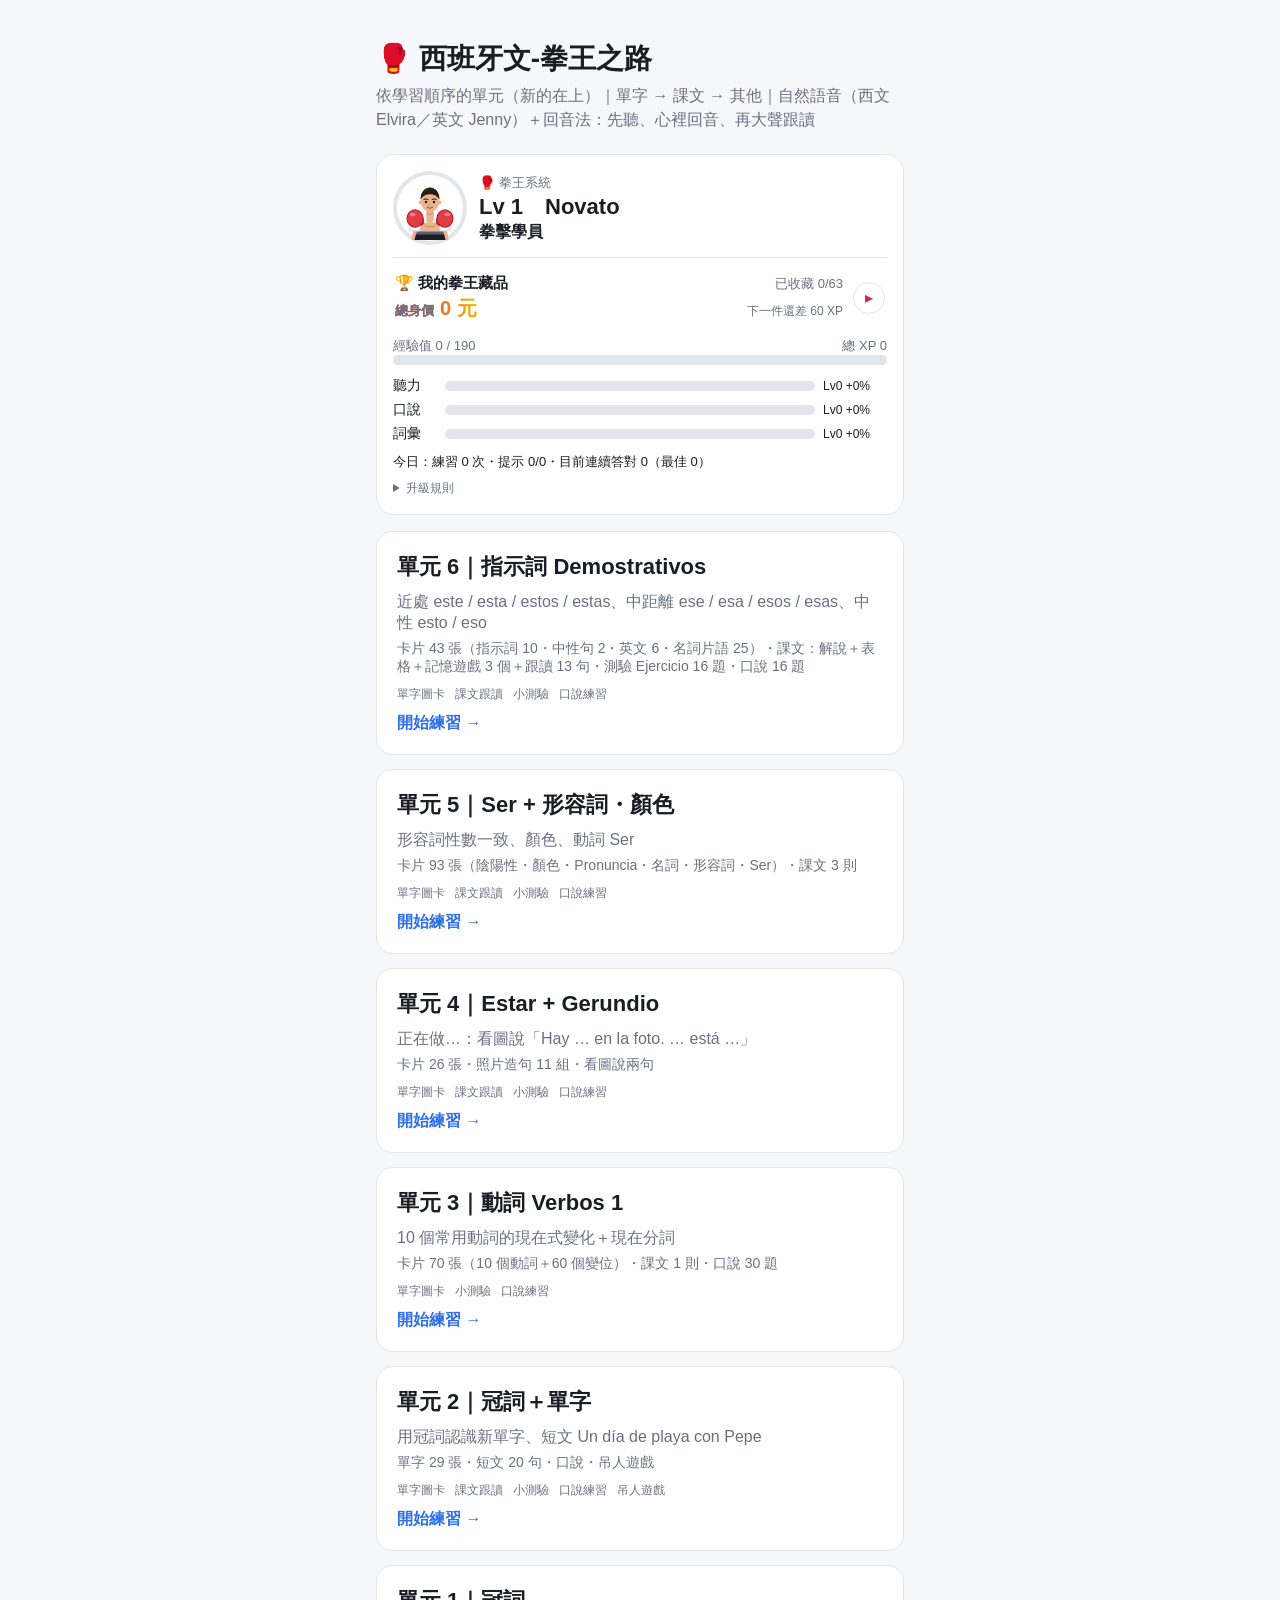
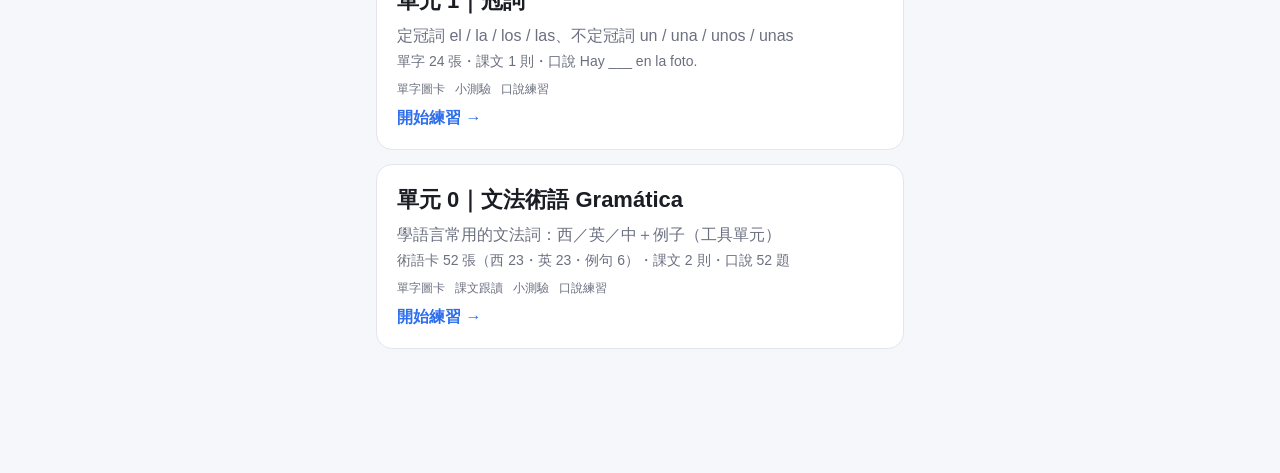
<file: index.html>
<!doctype html><html lang="zh-Hant"><head><meta charset="utf-8"><meta http-equiv="Cache-Control" content="no-cache"><meta name="viewport" content="width=device-width,initial-scale=1">
<title>西班牙文-拳王之路</title><link rel="icon" href="data:image/svg+xml,%3Csvg xmlns='http://www.w3.org/2000/svg' viewBox='0 0 100 100'%3E%3Ctext y='.9em' font-size='90'%3E🥊%3C/text%3E%3C/svg%3E"><style>
:root{--bg:#f6f7fb;--fg:#1b1d24;--mu:#6b7080;--cd:#fff;--ln:#e3e5ec;--ac:#2f6fed}
@media(prefers-color-scheme:dark){:root{--bg:#121318;--fg:#eceef4;--mu:#9aa0b0;--cd:#1d1f27;--ln:#2c2f3a;--ac:#6ea0ff}}
*{box-sizing:border-box}body{margin:0;background:var(--bg);color:var(--fg);font-family:-apple-system,"PingFang TC","Noto Sans TC",sans-serif;padding-bottom:70px}
.w{max-width:560px;margin:0 auto;padding:28px 16px 40px}h1{font-size:28px;margin:0 0 6px}.sub{color:var(--mu);font-size:16px;margin:0 0 22px;line-height:1.5}
a.card,.card{display:block;background:var(--cd);border:1px solid var(--ln);border-radius:16px;padding:20px;margin-bottom:14px;color:inherit;text-decoration:none;min-height:88px}
a.card:active{transform:scale(.98)}.t{display:flex;justify-content:space-between;align-items:center}.wk{font-size:22px;font-weight:800}.s{color:var(--mu);margin-top:10px;font-size:16px}.go{color:var(--ac);margin-top:10px;font-weight:600}
</style></head><body><div class="w"><h1 style="margin-top:12px">🥊 西班牙文-拳王之路</h1><p class="sub">依學習順序的單元（新的在上）｜單字 → 課文 → 其他｜自然語音（西文 Elvira／英文 Jenny）＋回音法：先聽、心裡回音、再大聲跟讀</p><div id="rpgc"></div><div id="list"></div></div>
<script>window.PAGEVER="6"</script><script src="rw.js?v=6"></script><script src="rpg.js?v=6"></script><script>RW.home(document.getElementById("list"));RPG.home(document.getElementById("rpgc"))</script></body></html>
</file>
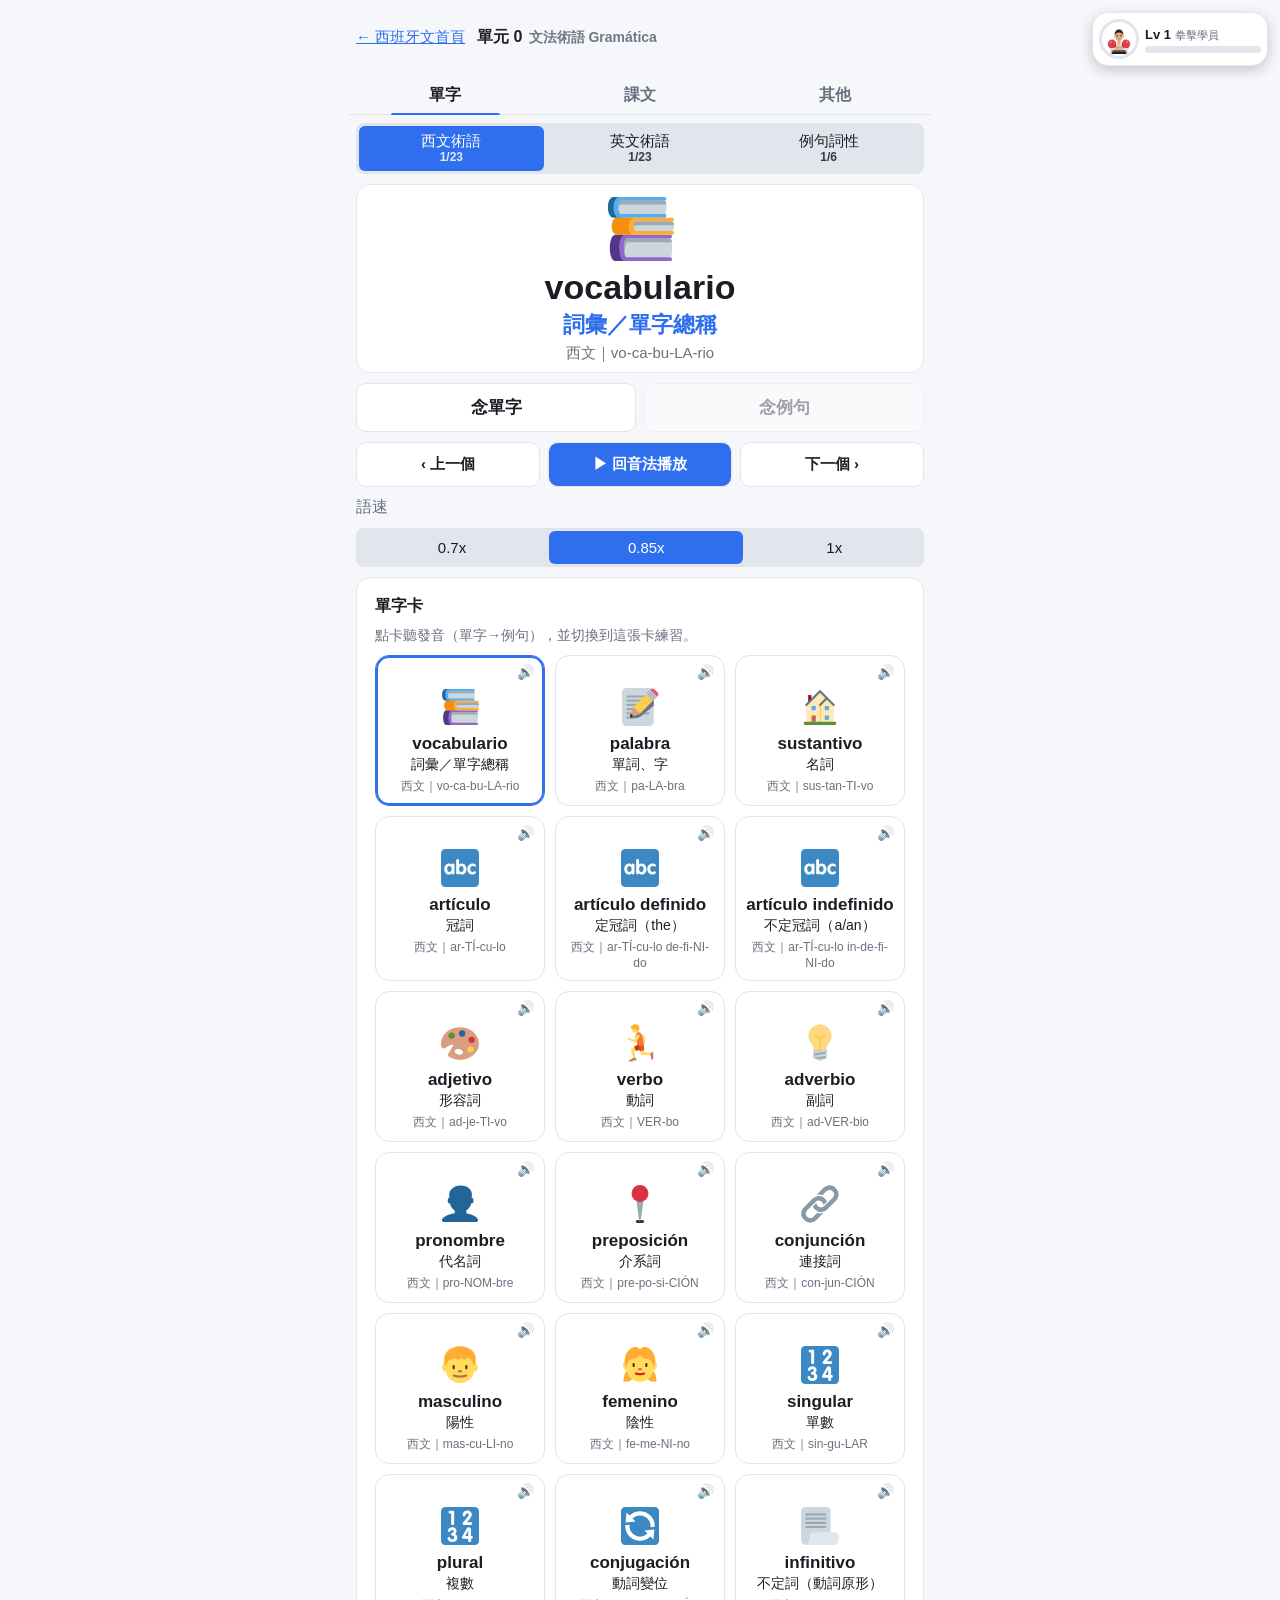
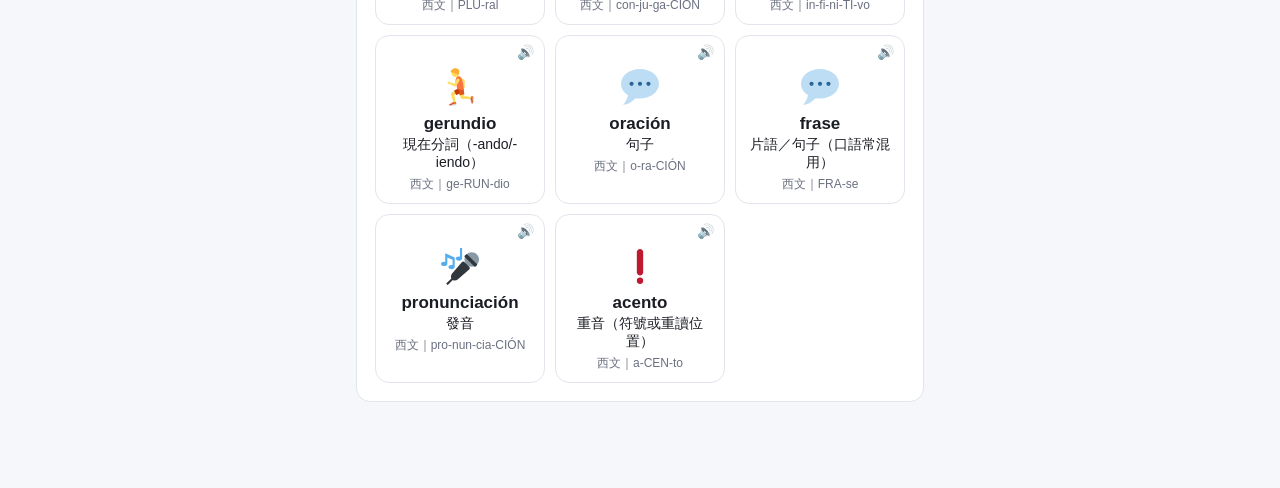
<file: week00.html>
<!doctype html><html lang="zh-Hant"><head><meta charset="utf-8"><meta http-equiv="Cache-Control" content="no-cache"><meta name="viewport" content="width=device-width,initial-scale=1"><title>單元 0｜文法術語 Gramática・西班牙文-拳王之路</title><link rel="icon" href="data:image/svg+xml,%3Csvg xmlns='http://www.w3.org/2000/svg' viewBox='0 0 100 100'%3E%3Ctext y='.9em' font-size='90'%3E🥊%3C/text%3E%3C/svg%3E"><link rel="stylesheet" href="style.css?v=6"></head><body><div class="w">
<header class="wk">
<div class="wk-top"><a class="nav" href="index.html">← 西班牙文首頁</a>
<h1>單元 0<span class="wk-date">文法術語 Gramática</span></h1></div>
<nav class="jump" id="jump" aria-label="本單元內容">
<div class="jump-bar">
<button type="button" class="on" data-sec="v">單字</button>
<button type="button" data-sec="t">課文</button>
<button type="button" data-sec="o">其他</button>
</div>
</nav>
</header>
<div id="nov" style="display:none;color:var(--bad);font-size:14px">⚠️ 這個瀏覽器不支援音訊播放，請改用 Chrome／Safari／Edge。</div>

<section id="sec-v" class="panel">
<div class="seg" id="grp"></div>
<div class="box c bc"><div class="ic" id="ic"></div><div class="big" id="w"></div><div style="font-size:22px;font-weight:700;color:var(--ac)" id="zh"></div><div class="mu" id="tag"></div><div id="en"></div><div id="ex"></div><div class="cue" id="cue"></div></div>
<div class="row" style="flex-wrap:nowrap"><button class="b" id="o1">念單字</button><button class="b" id="o2">念例句</button></div>
<div class="row"><button class="b" id="pv">‹ 上一個</button><button class="b p" id="pl">▶ 回音法播放</button><button class="b" id="nx">下一個 ›</button></div>
<div class="mu">語速</div><div class="seg" id="rate"></div>
<div class="box"><b>單字卡</b><div class="mu" style="font-size:14px">點卡聽發音（單字→例句），並切換到這張卡練習。</div><div class="ga" id="ga"></div></div>
</section>

<section id="sec-t" class="panel" hidden>
<div id="texts" style="display:flex;flex-direction:column;gap:14px"></div>
</section>

<section id="sec-o" class="panel" hidden>
<div class="box c"><b>小測驗：西 ↔ 中 ↔ 英・判斷詞類</b><div class="mu" id="sc"></div><div class="sen" id="qw"></div><div class="mu" id="qz"></div><div class="row" id="qo"></div><div id="qr" style="font-weight:700;font-size:18px"></div><button class="b p" id="qn" style="display:none">下一題 ›</button></div>
<div class="box c"><b>口說練習：術語與例句</b><div class="seg" id="dkseg"></div><div class="mu" id="dpos"></div><div class="mu" id="dlab"></div><div class="dic" id="dic"></div><div class="sen" id="dq" style="cursor:pointer"></div><div class="sen hl" id="da" style="visibility:hidden"></div><div class="mu" id="dnote" style="font-size:14px"></div><div class="mu" style="font-size:13px">先大聲說，再按「看答案＋聽」聽示範、跟讀。</div><div class="row"><button class="b p" id="dr">看答案＋聽</button><button class="b" id="dn">換一題 ›</button></div></div>
<div id="rw"></div>
<div class="ft">發音：西班牙文 Elvira（es-ES）、英文 Jenny（en-US），皆為預錄自然語音。圖示：Twemoji（CC-BY 4.0）；顏色用色塊。</div>
</section>
</div>
<script>window.PAGEVER="6"</script><script src="rw.js?v=6"></script><script src="rpg.js?v=6"></script><script src="week00-audio.js?v=6"></script><script src="speech.js?v=6"></script><script src="week00-data.js?v=6"></script><script src="week00-icons.js?v=6"></script><script src="unit.js?v=6"></script>
<script>
(function(){
  const nav=document.getElementById("jump");
  if(!nav)return;
  function show(id,scroll){
    ["v","t","o"].forEach(s=>{
      const el=document.getElementById("sec-"+s);
      if(el)el.hidden=s!==id;
    });
    nav.querySelectorAll("button").forEach(b=>b.classList.toggle("on",b.dataset.sec===id));
    try{TTS&&TTS.cancel&&TTS.cancel()}catch(e){}
    if(id==="v"&&typeof pickStart==="function")pickStart();
    if(scroll)window.scrollTo({top:0,behavior:"instant"});
  }
  nav.addEventListener("click",e=>{
    const b=e.target.closest("button[data-sec]");
    if(!b)return;
    history.replaceState(null,"","#"+b.dataset.sec);
    show(b.dataset.sec,true);
  });
  const init=(location.hash||"").replace("#","").replace("sec-","");
  if(["v","t","o"].includes(init))show(init,false);
})();
</script>
</body></html>
</file>
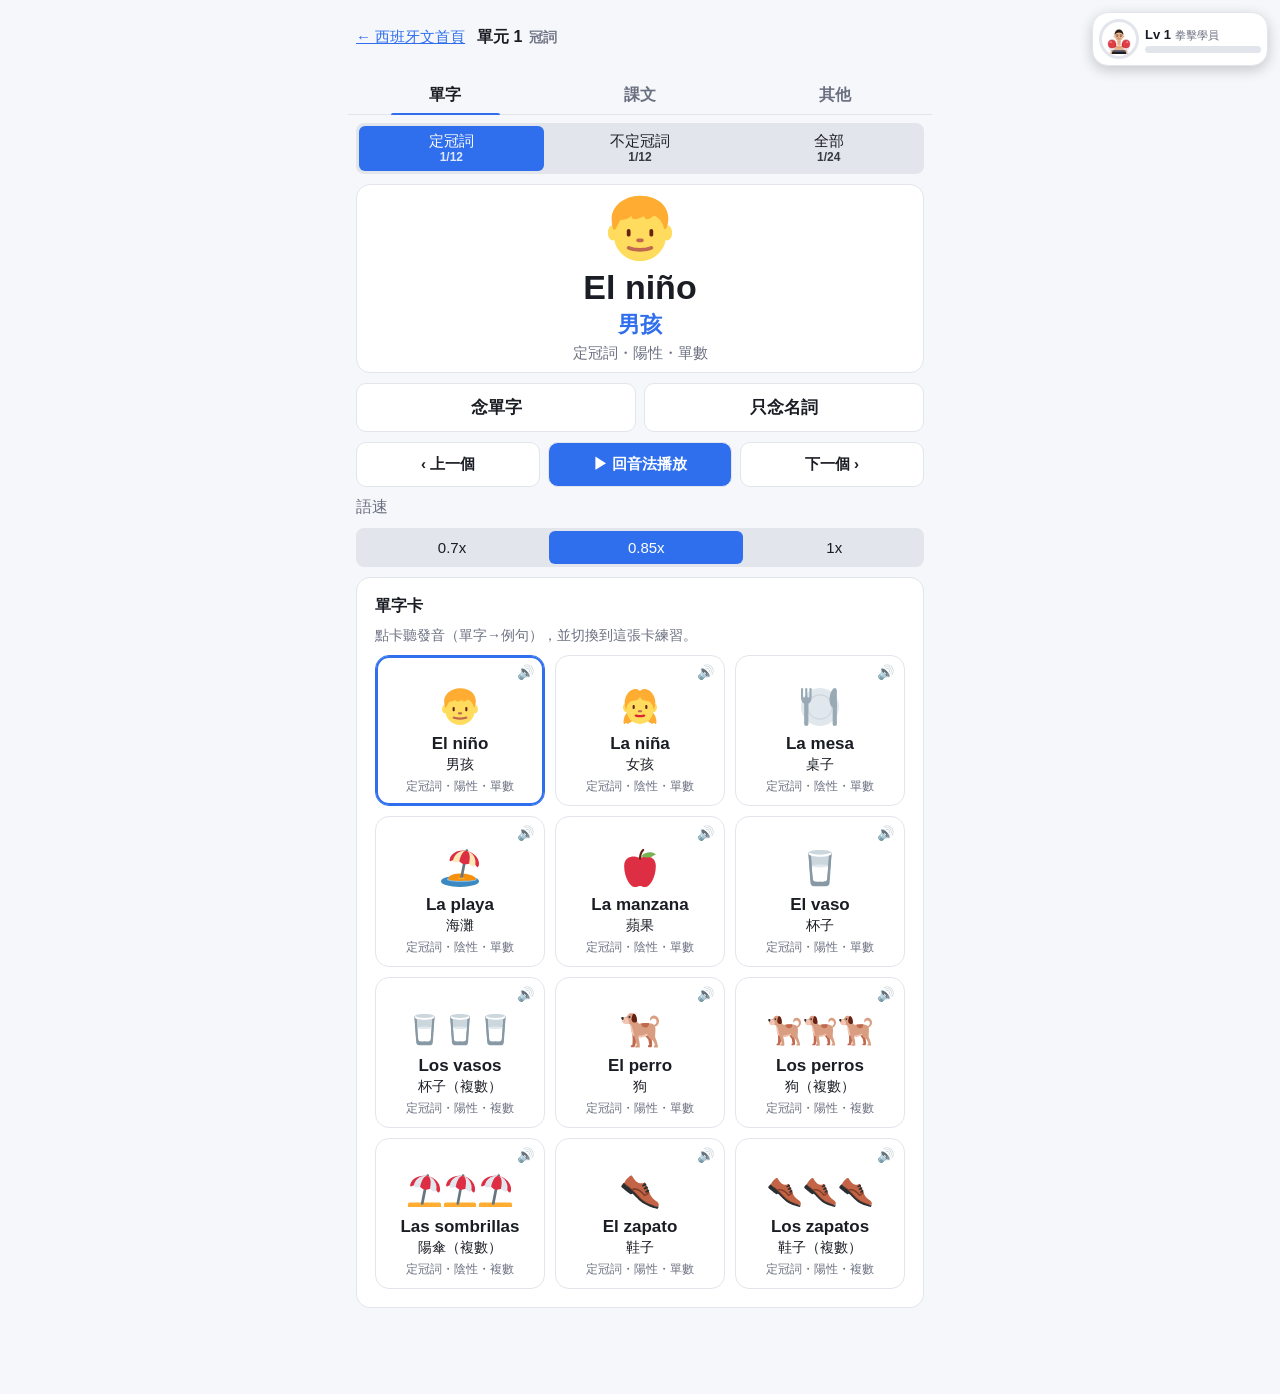
<file: week01.html>
<!doctype html><html lang="zh-Hant"><head><meta charset="utf-8"><meta http-equiv="Cache-Control" content="no-cache"><meta name="viewport" content="width=device-width,initial-scale=1"><title>單元 1｜冠詞・西班牙文-拳王之路</title><link rel="icon" href="data:image/svg+xml,%3Csvg xmlns='http://www.w3.org/2000/svg' viewBox='0 0 100 100'%3E%3Ctext y='.9em' font-size='90'%3E🥊%3C/text%3E%3C/svg%3E"><link rel="stylesheet" href="style.css?v=6"></head><body><div class="w">
<header class="wk">
<div class="wk-top"><a class="nav" href="index.html">← 西班牙文首頁</a>
<h1>單元 1<span class="wk-date">冠詞</span></h1></div>
<nav class="jump" id="jump" aria-label="本單元內容">
<div class="jump-bar">
<button type="button" class="on" data-sec="v">單字</button>
<button type="button" data-sec="t">課文</button>
<button type="button" data-sec="o">其他</button>
</div>
</nav>
</header>
<div id="nov" style="display:none;color:var(--bad);font-size:14px">⚠️ 這個瀏覽器不支援音訊播放，請改用 Chrome／Safari／Edge。</div>

<section id="sec-v" class="panel">
<div class="seg" id="grp"></div>
<div class="box c bc"><div class="ic" id="ic"></div><div class="big" id="w"></div><div style="font-size:22px;font-weight:700;color:var(--ac)" id="zh"></div><div class="mu" id="tag"></div><div id="en"></div><div id="ex"></div><div class="cue" id="cue"></div></div>
<div class="row" style="flex-wrap:nowrap"><button class="b" id="o1">念單字</button><button class="b" id="o2">念例句</button></div>
<div class="row"><button class="b" id="pv">‹ 上一個</button><button class="b p" id="pl">▶ 回音法播放</button><button class="b" id="nx">下一個 ›</button></div>
<div class="mu">語速</div><div class="seg" id="rate"></div>
<div class="box"><b>單字卡</b><div class="mu" style="font-size:14px">點卡聽發音（單字→例句），並切換到這張卡練習。</div><div class="ga" id="ga"></div></div>
</section>

<section id="sec-t" class="panel" hidden>
<div id="texts" style="display:flex;flex-direction:column;gap:14px"></div>
</section>

<section id="sec-o" class="panel" hidden>
<div class="box c"><b>小測驗：選出正確的冠詞・單字中文</b><div class="mu" id="sc"></div><div class="sen" id="qw"></div><div class="mu" id="qz"></div><div class="row" id="qo"></div><div id="qr" style="font-weight:700;font-size:18px"></div><button class="b p" id="qn" style="display:none">下一題 ›</button></div>
<div class="box c"><b>口說練習：Hay ________ en la foto.</b><div class="seg" id="dkseg"></div><div class="mu" id="dpos"></div><div class="mu" id="dlab"></div><div class="dic" id="dic"></div><div class="sen" id="dq" style="cursor:pointer"></div><div class="sen hl" id="da" style="visibility:hidden"></div><div class="mu" id="dnote" style="font-size:14px"></div><div class="mu" style="font-size:13px">先大聲說，再按「看答案＋聽」聽示範、跟讀。</div><div class="row"><button class="b p" id="dr">看答案＋聽</button><button class="b" id="dn">換一題 ›</button></div></div>
<div id="rw"></div>
<div class="ft">發音：西班牙文 Elvira（es-ES）、英文 Jenny（en-US），皆為預錄自然語音。圖示：Twemoji（CC-BY 4.0）；顏色用色塊。</div>
</section>
</div>
<script>window.PAGEVER="6"</script><script src="rw.js?v=6"></script><script src="rpg.js?v=6"></script><script src="week01-audio.js?v=6"></script><script src="speech.js?v=6"></script><script src="week01-data.js?v=6"></script><script src="week01-icons.js?v=6"></script><script src="unit.js?v=6"></script>
<script>
(function(){
  const nav=document.getElementById("jump");
  if(!nav)return;
  function show(id,scroll){
    ["v","t","o"].forEach(s=>{
      const el=document.getElementById("sec-"+s);
      if(el)el.hidden=s!==id;
    });
    nav.querySelectorAll("button").forEach(b=>b.classList.toggle("on",b.dataset.sec===id));
    try{TTS&&TTS.cancel&&TTS.cancel()}catch(e){}
    if(id==="v"&&typeof pickStart==="function")pickStart();
    if(scroll)window.scrollTo({top:0,behavior:"instant"});
  }
  nav.addEventListener("click",e=>{
    const b=e.target.closest("button[data-sec]");
    if(!b)return;
    history.replaceState(null,"","#"+b.dataset.sec);
    show(b.dataset.sec,true);
  });
  const init=(location.hash||"").replace("#","").replace("sec-","");
  if(["v","t","o"].includes(init))show(init,false);
})();
</script>
</body></html>
</file>
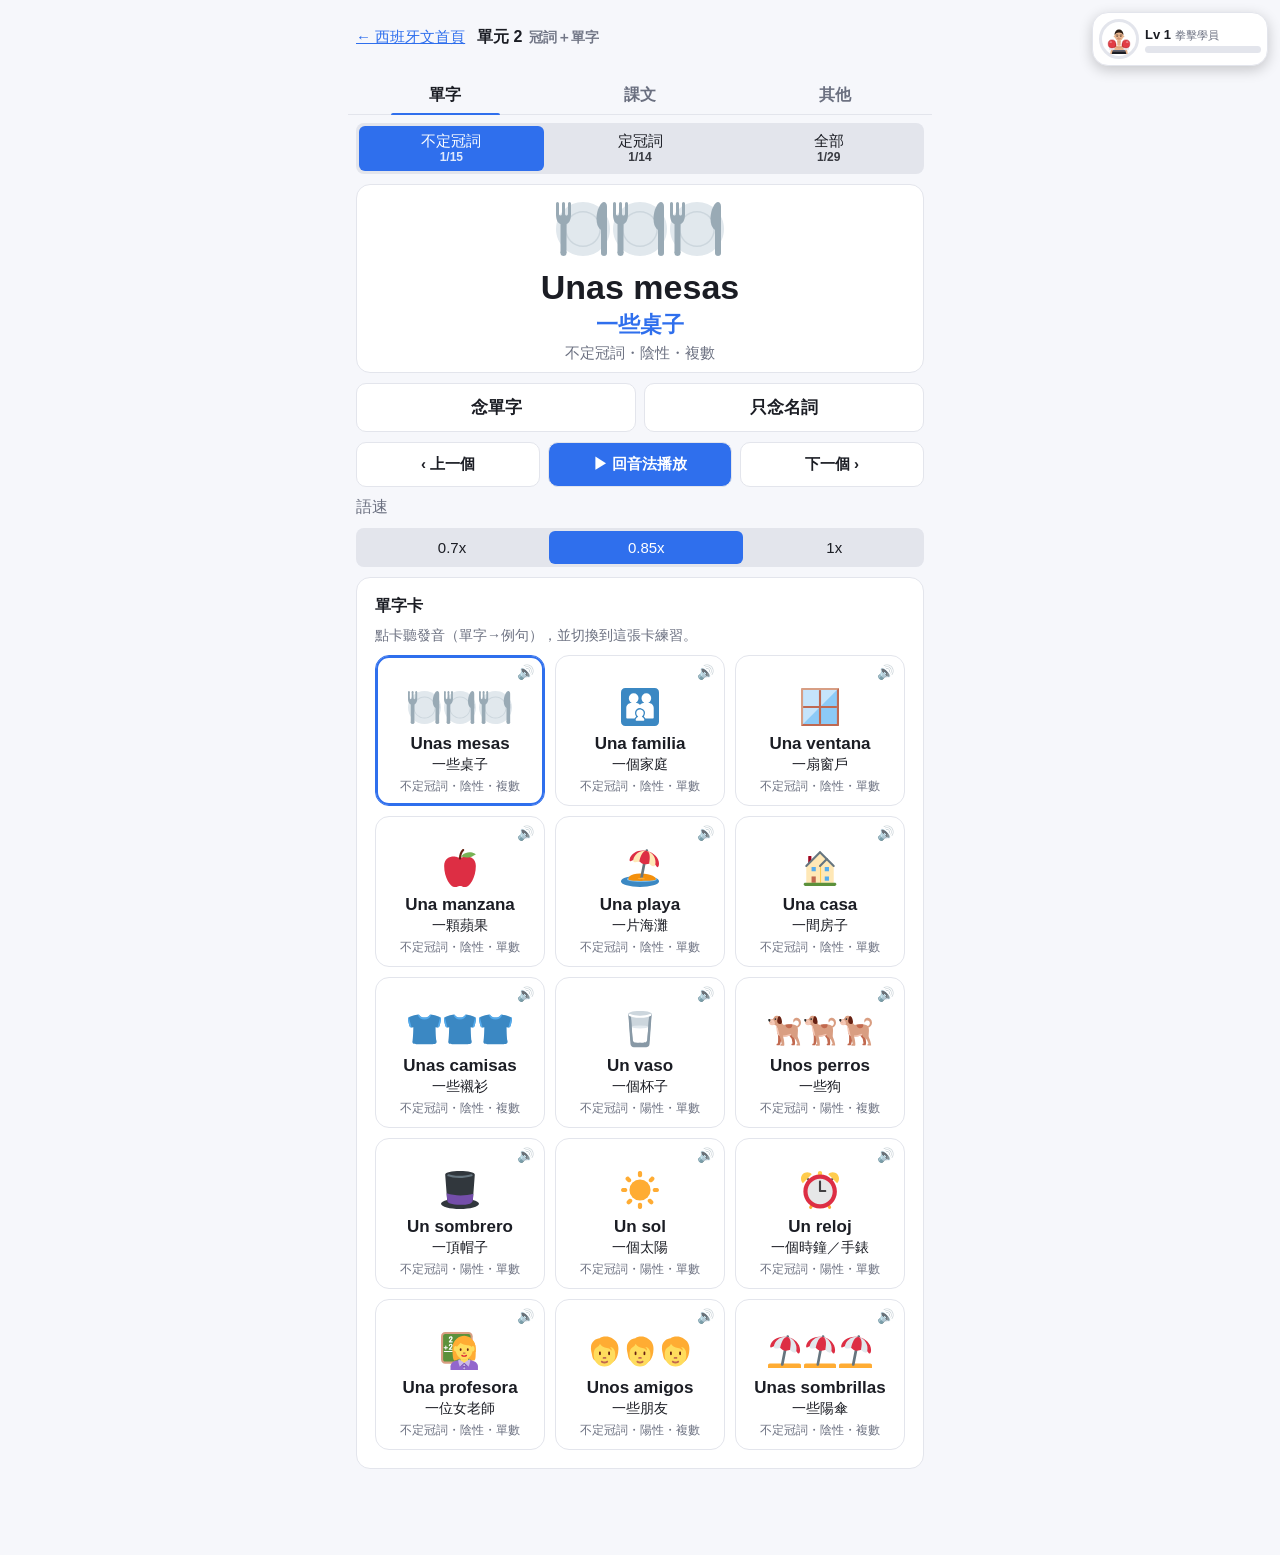
<file: week02.html>
<!doctype html><html lang="zh-Hant"><head><meta charset="utf-8"><meta http-equiv="Cache-Control" content="no-cache"><meta name="viewport" content="width=device-width,initial-scale=1"><title>單元 2｜冠詞＋單字・西班牙文-拳王之路</title><link rel="icon" href="data:image/svg+xml,%3Csvg xmlns='http://www.w3.org/2000/svg' viewBox='0 0 100 100'%3E%3Ctext y='.9em' font-size='90'%3E🥊%3C/text%3E%3C/svg%3E"><link rel="stylesheet" href="style.css?v=6"></head><body><div class="w">
<header class="wk">
<div class="wk-top"><a class="nav" href="index.html">← 西班牙文首頁</a>
<h1>單元 2<span class="wk-date">冠詞＋單字</span></h1></div>
<nav class="jump" id="jump" aria-label="本單元內容">
<div class="jump-bar">
<button type="button" class="on" data-sec="v">單字</button>
<button type="button" data-sec="t">課文</button>
<button type="button" data-sec="o">其他</button>
</div>
</nav>
</header>
<div id="nov" style="display:none;color:var(--bad);font-size:14px">⚠️ 這個瀏覽器不支援音訊播放，請改用 Chrome／Safari／Edge。</div>

<section id="sec-v" class="panel">
<div class="seg" id="grp"></div>
<div class="box c bc"><div class="ic" id="ic"></div><div class="big" id="w"></div><div style="font-size:22px;font-weight:700;color:var(--ac)" id="zh"></div><div class="mu" id="tag"></div><div id="en"></div><div id="ex"></div><div class="cue" id="cue"></div></div>
<div class="row" style="flex-wrap:nowrap"><button class="b" id="o1">念單字</button><button class="b" id="o2">念例句</button></div>
<div class="row"><button class="b" id="pv">‹ 上一個</button><button class="b p" id="pl">▶ 回音法播放</button><button class="b" id="nx">下一個 ›</button></div>
<div class="mu">語速</div><div class="seg" id="rate"></div>
<div class="box"><b>單字卡</b><div class="mu" style="font-size:14px">點卡聽發音（單字→例句），並切換到這張卡練習。</div><div class="ga" id="ga"></div></div>
</section>

<section id="sec-t" class="panel" hidden>
<div id="texts" style="display:flex;flex-direction:column;gap:14px"></div>
</section>

<section id="sec-o" class="panel" hidden>
<div class="box c"><b>小測驗：選出正確的冠詞・單字中文</b><div class="mu" id="sc"></div><div class="sen" id="qw"></div><div class="mu" id="qz"></div><div class="row" id="qo"></div><div id="qr" style="font-weight:700;font-size:18px"></div><button class="b p" id="qn" style="display:none">下一題 ›</button></div>
<div class="box c"><b>口說練習：Hay ________ en la foto.</b><div class="seg" id="dkseg"></div><div class="mu" id="dpos"></div><div class="mu" id="dlab"></div><div class="dic" id="dic"></div><div class="sen" id="dq" style="cursor:pointer"></div><div class="sen hl" id="da" style="visibility:hidden"></div><div class="mu" id="dnote" style="font-size:14px"></div><div class="mu" style="font-size:13px">先大聲說，再按「看答案＋聽」聽示範、跟讀。</div><div class="row"><button class="b p" id="dr">看答案＋聽</button><button class="b" id="dn">換一題 ›</button></div></div>
<div class="box"><b class="c">吊人遊戲 Ahorcado：猜單字</b><div class="mu c" id="hz"></div><div class="big c" style="font-size:30px;letter-spacing:4px" id="hw"></div><div class="mu c" id="hm"></div><div class="row" id="hk"></div><div class="c" id="hr" style="font-weight:700;font-size:18px"></div><div class="row"><button class="b" id="hh">聽提示</button><button class="b p" id="hn">換一個字</button></div></div>
<div id="rw"></div>
<div class="ft">發音：西班牙文 Elvira（es-ES）、英文 Jenny（en-US），皆為預錄自然語音。圖示：Twemoji（CC-BY 4.0）；顏色用色塊。</div>
</section>
</div>
<script>window.PAGEVER="6"</script><script src="rw.js?v=6"></script><script src="rpg.js?v=6"></script><script src="week02-audio.js?v=6"></script><script src="speech.js?v=6"></script><script src="week02-data.js?v=6"></script><script src="week02-icons.js?v=6"></script><script src="unit.js?v=6"></script>
<script>
(function(){
  const nav=document.getElementById("jump");
  if(!nav)return;
  function show(id,scroll){
    ["v","t","o"].forEach(s=>{
      const el=document.getElementById("sec-"+s);
      if(el)el.hidden=s!==id;
    });
    nav.querySelectorAll("button").forEach(b=>b.classList.toggle("on",b.dataset.sec===id));
    try{TTS&&TTS.cancel&&TTS.cancel()}catch(e){}
    if(id==="v"&&typeof pickStart==="function")pickStart();
    if(scroll)window.scrollTo({top:0,behavior:"instant"});
  }
  nav.addEventListener("click",e=>{
    const b=e.target.closest("button[data-sec]");
    if(!b)return;
    history.replaceState(null,"","#"+b.dataset.sec);
    show(b.dataset.sec,true);
  });
  const init=(location.hash||"").replace("#","").replace("sec-","");
  if(["v","t","o"].includes(init))show(init,false);
})();
</script>
</body></html>
</file>
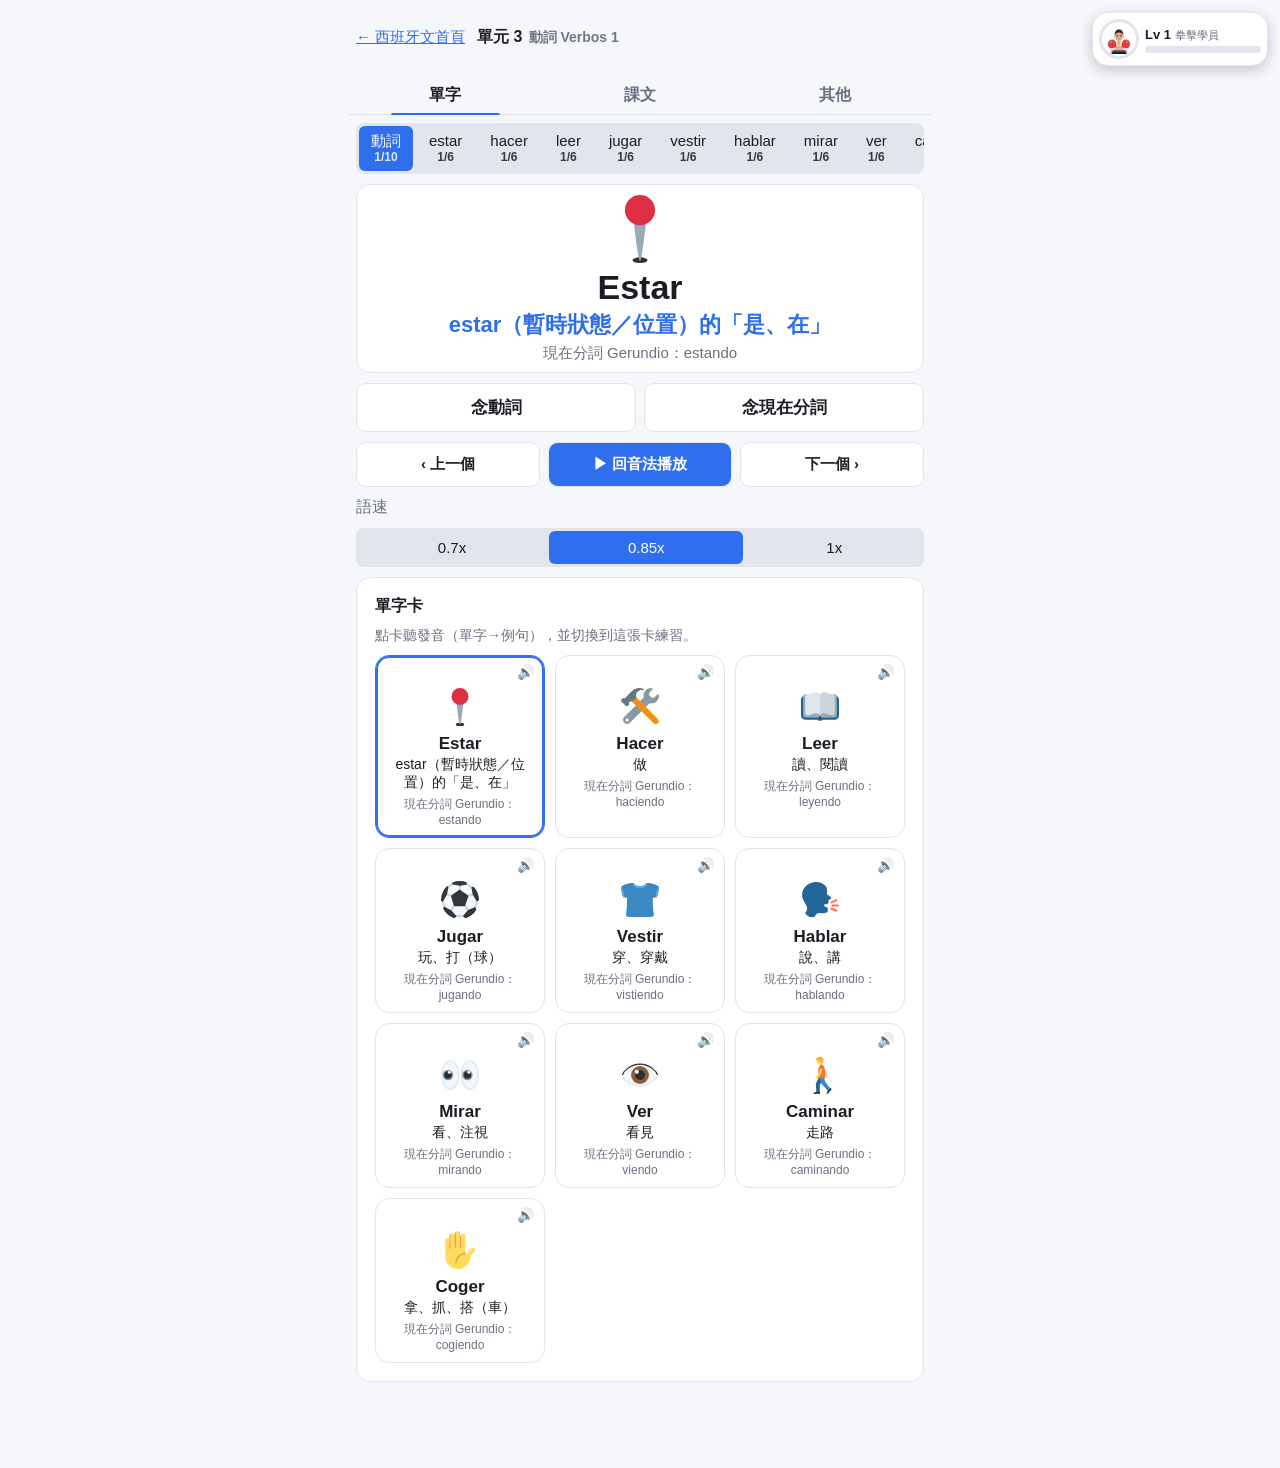
<file: week03.html>
<!doctype html><html lang="zh-Hant"><head><meta charset="utf-8"><meta http-equiv="Cache-Control" content="no-cache"><meta name="viewport" content="width=device-width,initial-scale=1"><title>單元 3｜動詞 Verbos 1・西班牙文-拳王之路</title><link rel="icon" href="data:image/svg+xml,%3Csvg xmlns='http://www.w3.org/2000/svg' viewBox='0 0 100 100'%3E%3Ctext y='.9em' font-size='90'%3E🥊%3C/text%3E%3C/svg%3E"><link rel="stylesheet" href="style.css?v=6"></head><body><div class="w">
<header class="wk">
<div class="wk-top"><a class="nav" href="index.html">← 西班牙文首頁</a>
<h1>單元 3<span class="wk-date">動詞 Verbos 1</span></h1></div>
<nav class="jump" id="jump" aria-label="本單元內容">
<div class="jump-bar">
<button type="button" class="on" data-sec="v">單字</button>
<button type="button" data-sec="t">課文</button>
<button type="button" data-sec="o">其他</button>
</div>
</nav>
</header>
<div id="nov" style="display:none;color:var(--bad);font-size:14px">⚠️ 這個瀏覽器不支援音訊播放，請改用 Chrome／Safari／Edge。</div>

<section id="sec-v" class="panel">
<div class="seg" id="grp"></div>
<div class="box c bc"><div class="ic" id="ic"></div><div class="big" id="w"></div><div style="font-size:22px;font-weight:700;color:var(--ac)" id="zh"></div><div class="mu" id="tag"></div><div id="en"></div><div id="ex"></div><div class="cue" id="cue"></div></div>
<div class="row" style="flex-wrap:nowrap"><button class="b" id="o1">念單字</button><button class="b" id="o2">念例句</button></div>
<div class="row"><button class="b" id="pv">‹ 上一個</button><button class="b p" id="pl">▶ 回音法播放</button><button class="b" id="nx">下一個 ›</button></div>
<div class="mu">語速</div><div class="seg" id="rate"></div>
<div class="box"><b>單字卡</b><div class="mu" style="font-size:14px">點卡聽發音（單字→例句），並切換到這張卡練習。</div><div class="ga" id="ga"></div></div>
</section>

<section id="sec-t" class="panel" hidden>
<div id="texts" style="display:flex;flex-direction:column;gap:14px"></div>
</section>

<section id="sec-o" class="panel" hidden>
<div class="box c"><b>小測驗：選出正確的動詞變化</b><div class="mu" id="sc"></div><div class="sen" id="qw"></div><div class="mu" id="qz"></div><div class="row" id="qo"></div><div id="qr" style="font-weight:700;font-size:18px"></div><button class="b p" id="qn" style="display:none">下一題 ›</button></div>
<div class="box c"><b>口說練習：替換主詞說動詞</b><div class="seg" id="dkseg"></div><div class="mu" id="dpos"></div><div class="mu" id="dlab"></div><div class="dic" id="dic"></div><div class="sen" id="dq" style="cursor:pointer"></div><div class="sen hl" id="da" style="visibility:hidden"></div><div class="mu" id="dnote" style="font-size:14px"></div><div class="mu" style="font-size:13px">先大聲說，再按「看答案＋聽」聽示範、跟讀。</div><div class="row"><button class="b p" id="dr">看答案＋聽</button><button class="b" id="dn">換一題 ›</button></div></div>
<div id="rw"></div>
<div class="ft">發音：西班牙文 Elvira（es-ES）、英文 Jenny（en-US），皆為預錄自然語音。圖示：Twemoji（CC-BY 4.0）；顏色用色塊。</div>
</section>
</div>
<script>window.PAGEVER="6"</script><script src="rw.js?v=6"></script><script src="rpg.js?v=6"></script><script src="week03-audio.js?v=6"></script><script src="speech.js?v=6"></script><script src="week03-data.js?v=6"></script><script src="week03-icons.js?v=6"></script><script src="unit.js?v=6"></script>
<script>
(function(){
  const nav=document.getElementById("jump");
  if(!nav)return;
  function show(id,scroll){
    ["v","t","o"].forEach(s=>{
      const el=document.getElementById("sec-"+s);
      if(el)el.hidden=s!==id;
    });
    nav.querySelectorAll("button").forEach(b=>b.classList.toggle("on",b.dataset.sec===id));
    try{TTS&&TTS.cancel&&TTS.cancel()}catch(e){}
    if(id==="v"&&typeof pickStart==="function")pickStart();
    if(scroll)window.scrollTo({top:0,behavior:"instant"});
  }
  nav.addEventListener("click",e=>{
    const b=e.target.closest("button[data-sec]");
    if(!b)return;
    history.replaceState(null,"","#"+b.dataset.sec);
    show(b.dataset.sec,true);
  });
  const init=(location.hash||"").replace("#","").replace("sec-","");
  if(["v","t","o"].includes(init))show(init,false);
})();
</script>
</body></html>
</file>
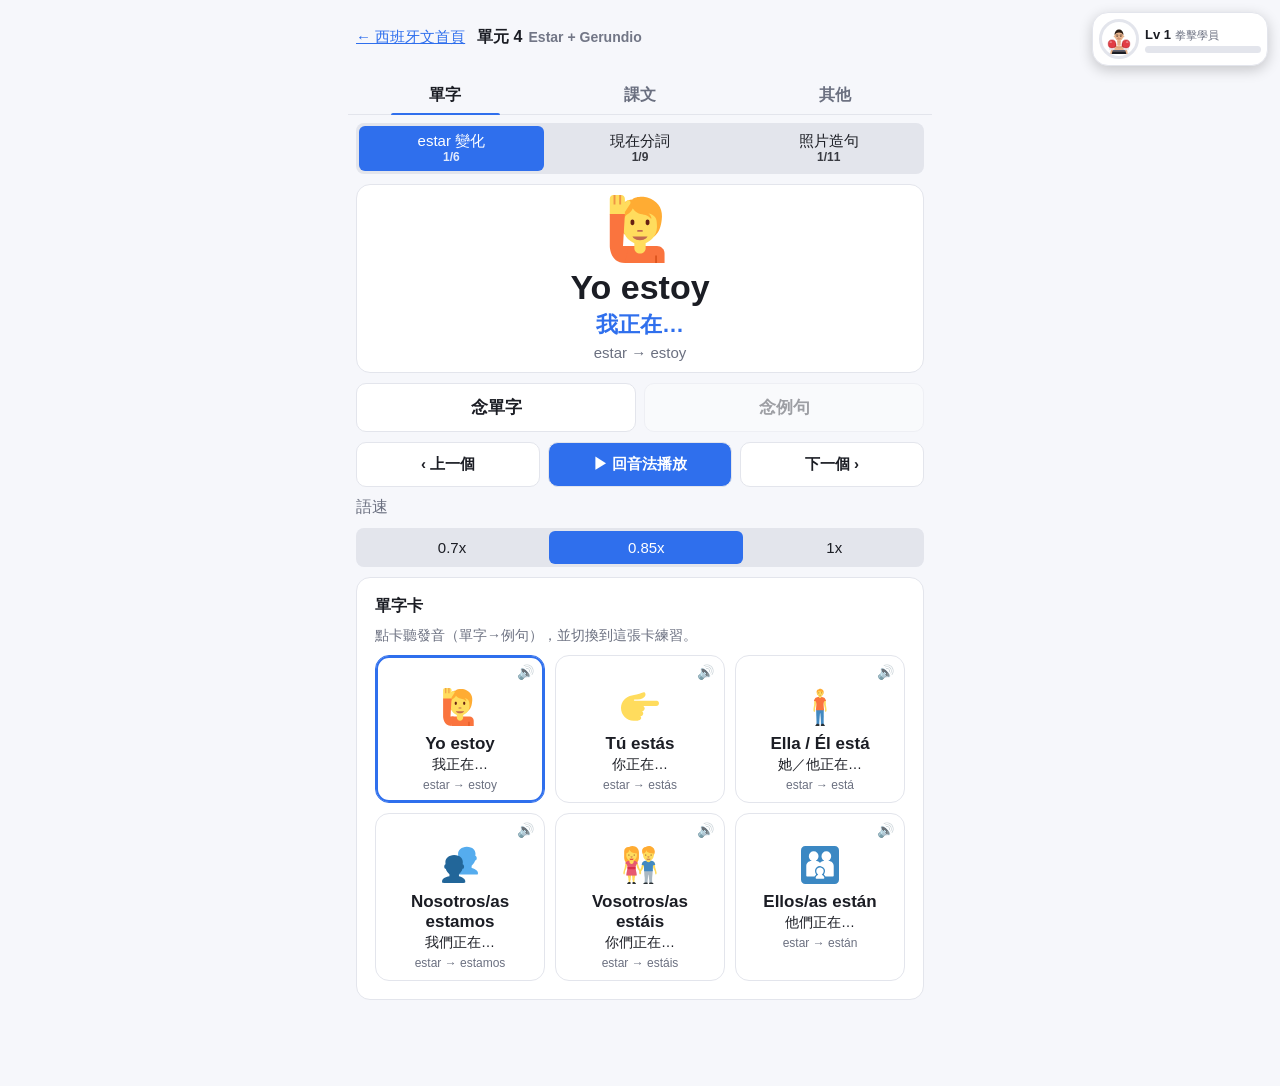
<file: week04.html>
<!doctype html><html lang="zh-Hant"><head><meta charset="utf-8"><meta http-equiv="Cache-Control" content="no-cache"><meta name="viewport" content="width=device-width,initial-scale=1"><title>單元 4｜Estar + Gerundio・西班牙文-拳王之路</title><link rel="icon" href="data:image/svg+xml,%3Csvg xmlns='http://www.w3.org/2000/svg' viewBox='0 0 100 100'%3E%3Ctext y='.9em' font-size='90'%3E🥊%3C/text%3E%3C/svg%3E"><link rel="stylesheet" href="style.css?v=6"></head><body><div class="w">
<header class="wk">
<div class="wk-top"><a class="nav" href="index.html">← 西班牙文首頁</a>
<h1>單元 4<span class="wk-date">Estar + Gerundio</span></h1></div>
<nav class="jump" id="jump" aria-label="本單元內容">
<div class="jump-bar">
<button type="button" class="on" data-sec="v">單字</button>
<button type="button" data-sec="t">課文</button>
<button type="button" data-sec="o">其他</button>
</div>
</nav>
</header>
<div id="nov" style="display:none;color:var(--bad);font-size:14px">⚠️ 這個瀏覽器不支援音訊播放，請改用 Chrome／Safari／Edge。</div>

<section id="sec-v" class="panel">
<div class="seg" id="grp"></div>
<div class="box c bc"><div class="ic" id="ic"></div><div class="big" id="w"></div><div style="font-size:22px;font-weight:700;color:var(--ac)" id="zh"></div><div class="mu" id="tag"></div><div id="en"></div><div id="ex"></div><div class="cue" id="cue"></div></div>
<div class="row" style="flex-wrap:nowrap"><button class="b" id="o1">念單字</button><button class="b" id="o2">念例句</button></div>
<div class="row"><button class="b" id="pv">‹ 上一個</button><button class="b p" id="pl">▶ 回音法播放</button><button class="b" id="nx">下一個 ›</button></div>
<div class="mu">語速</div><div class="seg" id="rate"></div>
<div class="box"><b>單字卡</b><div class="mu" style="font-size:14px">點卡聽發音（單字→例句），並切換到這張卡練習。</div><div class="ga" id="ga"></div></div>
</section>

<section id="sec-t" class="panel" hidden>
<div id="texts" style="display:flex;flex-direction:column;gap:14px"></div>
</section>

<section id="sec-o" class="panel" hidden>
<div class="box c"><b>小測驗：填入 estar 或現在分詞</b><div class="mu" id="sc"></div><div class="sen" id="qw"></div><div class="mu" id="qz"></div><div class="row" id="qo"></div><div id="qr" style="font-weight:700;font-size:18px"></div><button class="b p" id="qn" style="display:none">下一題 ›</button></div>
<div class="box c"><b>口說練習：看圖說兩句</b><div class="seg" id="dkseg"></div><div class="mu" id="dpos"></div><div class="mu" id="dlab"></div><div class="dic" id="dic"></div><div class="sen" id="dq" style="cursor:pointer"></div><div class="sen hl" id="da" style="visibility:hidden"></div><div class="mu" id="dnote" style="font-size:14px"></div><div class="mu" style="font-size:13px">先大聲說，再按「看答案＋聽」聽示範、跟讀。</div><div class="row"><button class="b p" id="dr">看答案＋聽</button><button class="b" id="dn">換一題 ›</button></div></div>
<div id="rw"></div>
<div class="ft">發音：西班牙文 Elvira（es-ES）、英文 Jenny（en-US），皆為預錄自然語音。圖示：Twemoji（CC-BY 4.0）；顏色用色塊。</div>
</section>
</div>
<script>window.PAGEVER="6"</script><script src="rw.js?v=6"></script><script src="rpg.js?v=6"></script><script src="week04-audio.js?v=6"></script><script src="speech.js?v=6"></script><script src="week04-data.js?v=6"></script><script src="week04-icons.js?v=6"></script><script src="unit.js?v=6"></script>
<script>
(function(){
  const nav=document.getElementById("jump");
  if(!nav)return;
  function show(id,scroll){
    ["v","t","o"].forEach(s=>{
      const el=document.getElementById("sec-"+s);
      if(el)el.hidden=s!==id;
    });
    nav.querySelectorAll("button").forEach(b=>b.classList.toggle("on",b.dataset.sec===id));
    try{TTS&&TTS.cancel&&TTS.cancel()}catch(e){}
    if(id==="v"&&typeof pickStart==="function")pickStart();
    if(scroll)window.scrollTo({top:0,behavior:"instant"});
  }
  nav.addEventListener("click",e=>{
    const b=e.target.closest("button[data-sec]");
    if(!b)return;
    history.replaceState(null,"","#"+b.dataset.sec);
    show(b.dataset.sec,true);
  });
  const init=(location.hash||"").replace("#","").replace("sec-","");
  if(["v","t","o"].includes(init))show(init,false);
})();
</script>
</body></html>
</file>
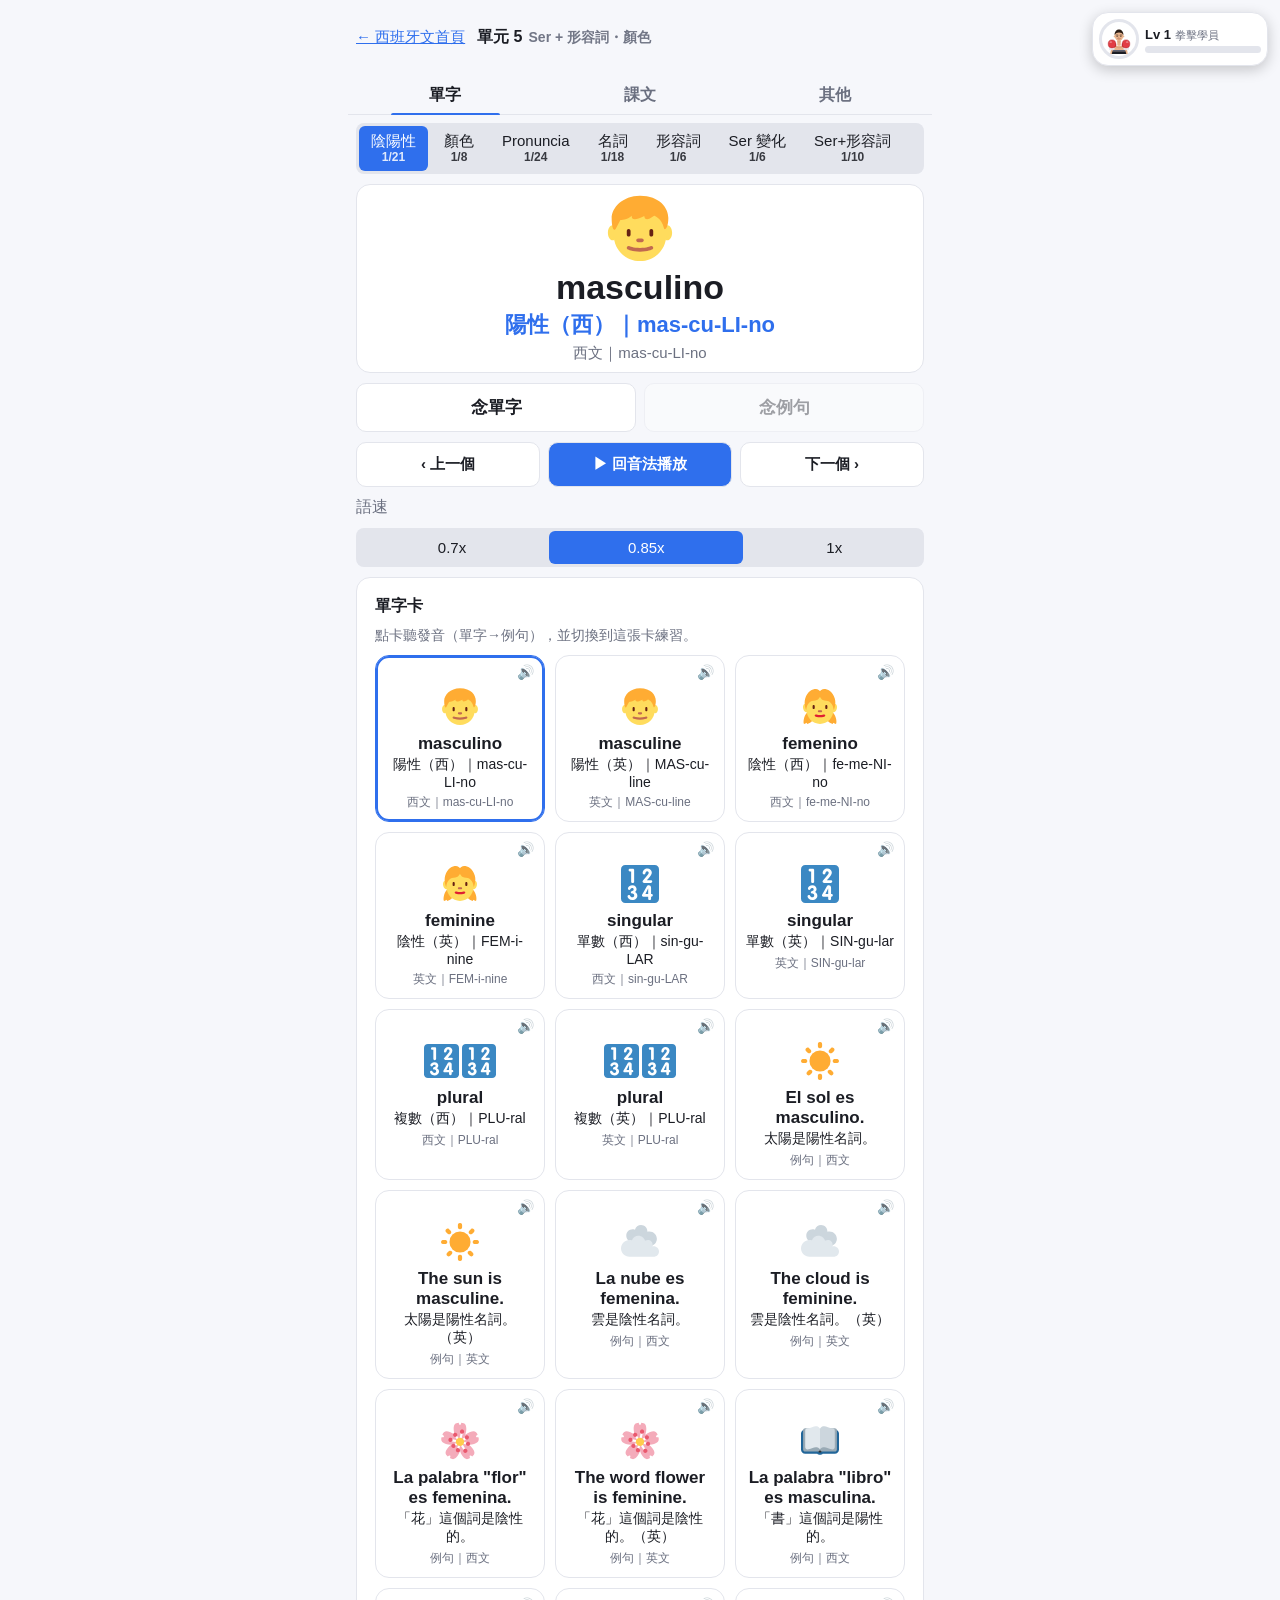
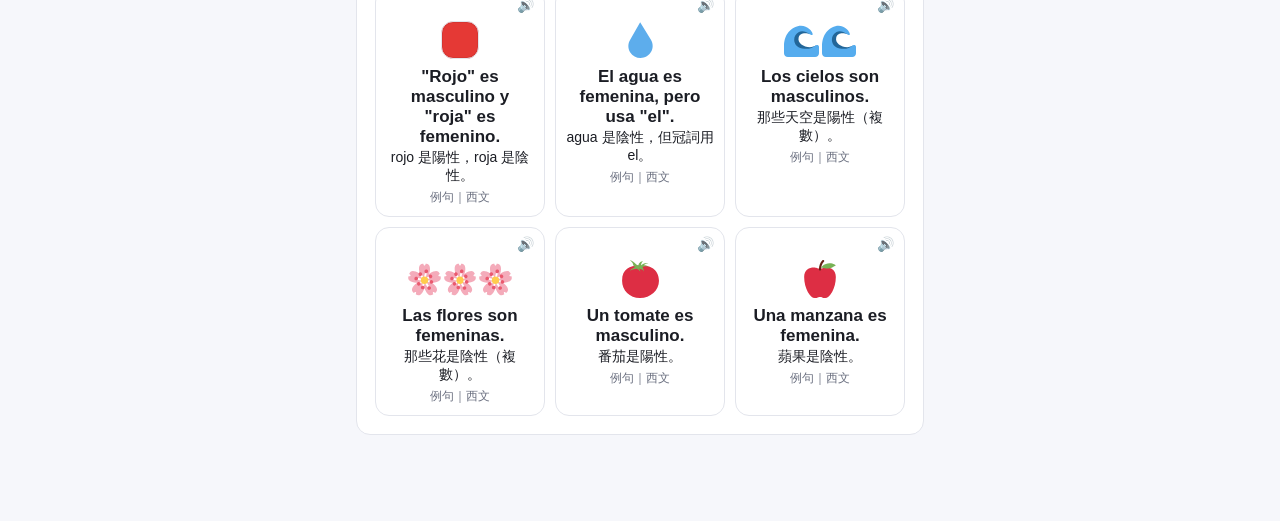
<file: week05.html>
<!doctype html><html lang="zh-Hant"><head><meta charset="utf-8"><meta http-equiv="Cache-Control" content="no-cache"><meta name="viewport" content="width=device-width,initial-scale=1"><title>單元 5｜Ser + 形容詞・顏色・西班牙文-拳王之路</title><link rel="icon" href="data:image/svg+xml,%3Csvg xmlns='http://www.w3.org/2000/svg' viewBox='0 0 100 100'%3E%3Ctext y='.9em' font-size='90'%3E🥊%3C/text%3E%3C/svg%3E"><link rel="stylesheet" href="style.css?v=6"></head><body><div class="w">
<header class="wk">
<div class="wk-top"><a class="nav" href="index.html">← 西班牙文首頁</a>
<h1>單元 5<span class="wk-date">Ser + 形容詞・顏色</span></h1></div>
<nav class="jump" id="jump" aria-label="本單元內容">
<div class="jump-bar">
<button type="button" class="on" data-sec="v">單字</button>
<button type="button" data-sec="t">課文</button>
<button type="button" data-sec="o">其他</button>
</div>
</nav>
</header>
<div id="nov" style="display:none;color:var(--bad);font-size:14px">⚠️ 這個瀏覽器不支援音訊播放，請改用 Chrome／Safari／Edge。</div>

<section id="sec-v" class="panel">
<div class="seg" id="grp"></div>
<div class="box c bc"><div class="ic" id="ic"></div><div class="big" id="w"></div><div style="font-size:22px;font-weight:700;color:var(--ac)" id="zh"></div><div class="mu" id="tag"></div><div id="en"></div><div id="ex"></div><div class="cue" id="cue"></div></div>
<div class="row" style="flex-wrap:nowrap"><button class="b" id="o1">念單字</button><button class="b" id="o2">念例句</button></div>
<div class="row"><button class="b" id="pv">‹ 上一個</button><button class="b p" id="pl">▶ 回音法播放</button><button class="b" id="nx">下一個 ›</button></div>
<div class="mu">語速</div><div class="seg" id="rate"></div>
<div class="box"><b>單字卡</b><div class="mu" style="font-size:14px">點卡聽發音（單字→例句），並切換到這張卡練習。</div><div class="ga" id="ga"></div></div>
</section>

<section id="sec-t" class="panel" hidden>
<div id="texts" style="display:flex;flex-direction:column;gap:14px"></div>
</section>

<section id="sec-o" class="panel" hidden>
<div class="box c"><b>小測驗：性數一致・Ser 變位・Escribe</b><div class="mu" id="sc"></div><div class="sen" id="qw"></div><div class="mu" id="qz"></div><div class="row" id="qo"></div><div id="qr" style="font-weight:700;font-size:18px"></div><button class="b p" id="qn" style="display:none">下一題 ›</button></div>
<div class="box c"><b>口說練習：Ser + 形容詞</b><div class="seg" id="dkseg"></div><div class="mu" id="dpos"></div><div class="mu" id="dlab"></div><div class="dic" id="dic"></div><div class="sen" id="dq" style="cursor:pointer"></div><div class="sen hl" id="da" style="visibility:hidden"></div><div class="mu" id="dnote" style="font-size:14px"></div><div class="mu" style="font-size:13px">先大聲說，再按「看答案＋聽」聽示範、跟讀。</div><div class="row"><button class="b p" id="dr">看答案＋聽</button><button class="b" id="dn">換一題 ›</button></div></div>
<div id="rw"></div>
<div class="ft">發音：西班牙文 Elvira（es-ES）、英文 Jenny（en-US），皆為預錄自然語音。圖示：Twemoji（CC-BY 4.0）；顏色用色塊。</div>
</section>
</div>
<script>window.PAGEVER="6"</script><script src="rw.js?v=6"></script><script src="rpg.js?v=6"></script><script src="week05-audio.js?v=6"></script><script src="speech.js?v=6"></script><script src="week05-data.js?v=6"></script><script src="week05-icons.js?v=6"></script><script src="unit.js?v=6"></script>
<script>
(function(){
  const nav=document.getElementById("jump");
  if(!nav)return;
  function show(id,scroll){
    ["v","t","o"].forEach(s=>{
      const el=document.getElementById("sec-"+s);
      if(el)el.hidden=s!==id;
    });
    nav.querySelectorAll("button").forEach(b=>b.classList.toggle("on",b.dataset.sec===id));
    try{TTS&&TTS.cancel&&TTS.cancel()}catch(e){}
    if(id==="v"&&typeof pickStart==="function")pickStart();
    if(scroll)window.scrollTo({top:0,behavior:"instant"});
  }
  nav.addEventListener("click",e=>{
    const b=e.target.closest("button[data-sec]");
    if(!b)return;
    history.replaceState(null,"","#"+b.dataset.sec);
    show(b.dataset.sec,true);
  });
  const init=(location.hash||"").replace("#","").replace("sec-","");
  if(["v","t","o"].includes(init))show(init,false);
})();
</script>
</body></html>
</file>
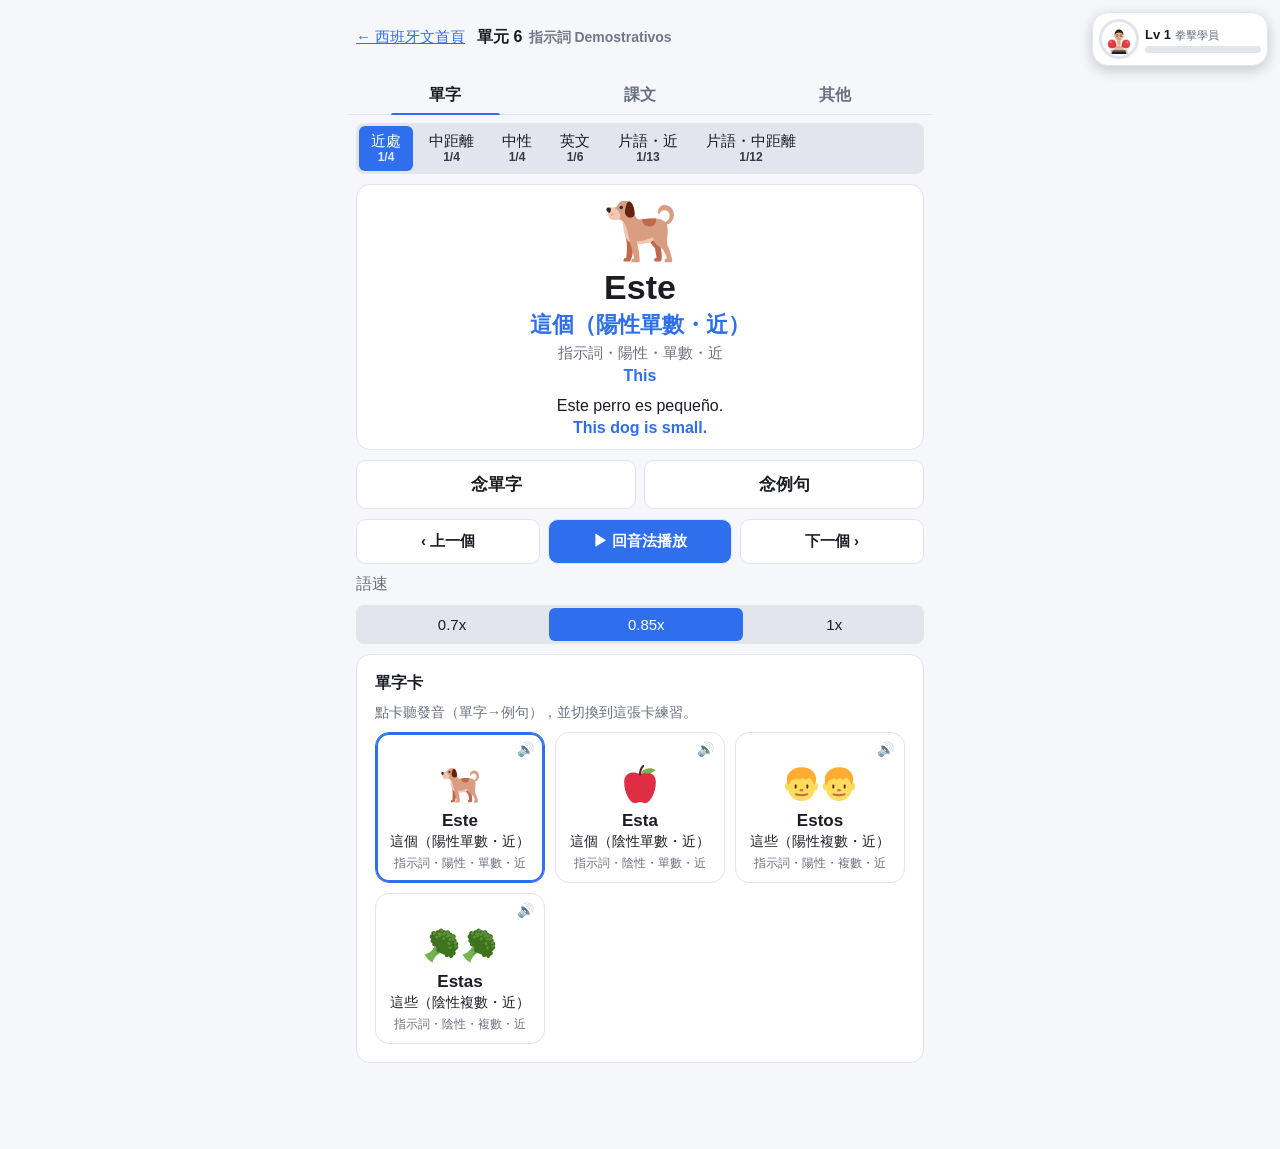
<file: week06.html>
<!doctype html><html lang="zh-Hant"><head><meta charset="utf-8"><meta http-equiv="Cache-Control" content="no-cache"><meta name="viewport" content="width=device-width,initial-scale=1"><title>單元 6｜指示詞 Demostrativos・西班牙文-拳王之路</title><link rel="icon" href="data:image/svg+xml,%3Csvg xmlns='http://www.w3.org/2000/svg' viewBox='0 0 100 100'%3E%3Ctext y='.9em' font-size='90'%3E🥊%3C/text%3E%3C/svg%3E"><link rel="stylesheet" href="style.css?v=6"></head><body class="u6"><div class="w">
<header class="wk">
<div class="wk-top"><a class="nav" href="index.html">← 西班牙文首頁</a>
<h1>單元 6<span class="wk-date">指示詞 Demostrativos</span></h1></div>
<nav class="jump" id="jump" aria-label="本單元內容">
<div class="jump-bar">
<button type="button" class="on" data-sec="v">單字</button>
<button type="button" data-sec="t">課文</button>
<button type="button" data-sec="o">其他</button>
</div>
</nav>
</header>
<div id="nov" style="display:none;color:var(--bad);font-size:14px">⚠️ 這個瀏覽器不支援音訊播放，請改用 Chrome／Safari／Edge。</div>

<section id="sec-v" class="panel">
<div class="seg" id="grp"></div>
<div class="box c bc"><div class="ic" id="ic"></div><div class="big" id="w"></div><div style="font-size:22px;font-weight:700;color:var(--ac)" id="zh"></div><div class="mu" id="tag"></div><div id="en"></div><div id="ex"></div><div class="cue" id="cue"></div></div>
<div class="row" style="flex-wrap:nowrap"><button class="b" id="o1">念單字</button><button class="b" id="o2">念例句</button></div>
<div class="row"><button class="b" id="pv">‹ 上一個</button><button class="b p" id="pl">▶ 回音法播放</button><button class="b" id="nx">下一個 ›</button></div>
<div class="mu">語速</div><div class="seg" id="rate"></div>
<div class="box"><b>單字卡</b><div class="mu" style="font-size:14px">點卡聽發音（單字→例句），並切換到這張卡練習。</div><div class="ga" id="ga"></div></div>
</section>

<section id="sec-t" class="panel" hidden>
<div id="texts" style="display:flex;flex-direction:column;gap:14px"></div>
</section>

<section id="sec-o" class="panel" hidden>
<div class="box c"><b>小測驗：選出正確的指示詞</b><div class="mu" id="sc"></div><div class="sen" id="qw"></div><div class="mu" id="qz"></div><div class="row" id="qo"></div><div id="qr" style="font-weight:700;font-size:18px"></div><button class="b p" id="qn" style="display:none">下一題 ›</button></div>
<div class="box c"><b>口說練習：看情境說指示詞</b><div class="seg" id="dkseg"></div><div class="mu" id="dpos"></div><div class="mu" id="dlab"></div><div class="dic" id="dic"></div><div class="sen" id="dq" style="cursor:pointer"></div><div class="sen hl" id="da" style="visibility:hidden"></div><div class="mu" id="dnote" style="font-size:14px"></div><div class="mu" style="font-size:13px">先大聲說，再按「看答案＋聽」聽示範、跟讀。</div><div class="row"><button class="b p" id="dr">看答案＋聽</button><button class="b" id="dn">換一題 ›</button></div></div>
<div id="rw"></div>
<div class="ft">發音：西班牙文 Elvira（es-ES）、英文 Jenny（en-US），皆為預錄自然語音。圖示：Twemoji（CC-BY 4.0）；顏色用色塊。</div>
</section>
</div>
<script>window.PAGEVER="6"</script><script src="rw.js?v=6"></script><script src="rpg.js?v=6"></script><script src="week06-audio.js?v=6"></script><script src="speech.js?v=6"></script><script src="week06-data.js?v=6"></script><script src="week06-icons.js?v=6"></script><script src="unit.js?v=6"></script><script src="week06-extra.js?v=6"></script>
<script>
(function(){
  const nav=document.getElementById("jump");
  if(!nav)return;
  function show(id,scroll){
    ["v","t","o"].forEach(s=>{
      const el=document.getElementById("sec-"+s);
      if(el)el.hidden=s!==id;
    });
    nav.querySelectorAll("button").forEach(b=>b.classList.toggle("on",b.dataset.sec===id));
    try{TTS&&TTS.cancel&&TTS.cancel()}catch(e){}
    if(id==="v"&&typeof pickStart==="function")pickStart();
    if(scroll)window.scrollTo({top:0,behavior:"instant"});
  }
  nav.addEventListener("click",e=>{
    const b=e.target.closest("button[data-sec]");
    if(!b)return;
    history.replaceState(null,"","#"+b.dataset.sec);
    show(b.dataset.sec,true);
  });
  const init=(location.hash||"").replace("#","").replace("sec-","");
  if(["v","t","o"].includes(init))show(init,false);
})();
</script>
</body></html>
</file>
<file: style.css>
:root{--tint:#eef3ff;--bg:#f6f7fb;--fg:#1b1d24;--mu:#6b7080;--cd:#fff;--ln:#e3e5ec;--ac:#2f6fed;--ok:#1a9a5a;--bad:#d64545}
@media(prefers-color-scheme:dark){:root{--tint:#232a3b;--bg:#121318;--fg:#eceef4;--mu:#9aa0b0;--cd:#1d1f27;--ln:#2c2f3a;--ac:#6ea0ff}}
*{box-sizing:border-box}body{margin:0;background:var(--bg);color:var(--fg);font-family:-apple-system,"PingFang TC","Noto Sans TC",sans-serif;padding-bottom:70px}
.w{max-width:600px;margin:0 auto;padding:8px 16px 16px;display:flex;flex-direction:column;gap:8px}h1{font-size:24px;margin:4px 0}h2{font-size:20px;margin:14px 0 0;padding-top:6px;border-top:2px solid var(--ln)}
.box{background:var(--cd);border:1px solid var(--ln);border-radius:14px;padding:18px;display:flex;flex-direction:column;gap:10px}.c{text-align:center}
.seg{display:flex;flex-wrap:wrap;gap:4px;background:var(--ln);border-radius:8px;padding:3px}.seg button{flex:1 1 auto;padding:8px 10px;border:0;border-radius:6px;font-size:15px;background:transparent;color:var(--fg)}.seg button.on{background:var(--ac);color:#fff}
.row{display:flex;flex-wrap:wrap;gap:8px}.b{flex:1 1 110px;padding:12px;font-size:17px;border-radius:10px;border:1px solid var(--ln);background:var(--cd);color:var(--fg);font-weight:600}.b.p{background:var(--ac);color:#fff}
.big{font-size:38px;font-weight:800;overflow-wrap:anywhere}.hl{color:var(--ac)}.mu{color:var(--mu)}.cue{padding:10px;border-radius:10px;background:var(--ln);font-size:18px;font-weight:700}.tx .cue:empty{display:none}
.ga{display:grid;grid-template-columns:repeat(auto-fill,minmax(140px,1fr));gap:10px}
.ca{position:relative;background:var(--cd);border:1px solid var(--ln);border-radius:14px;padding:26px 10px 10px;text-align:center;cursor:pointer;min-width:0}
.ca.cur{border-color:var(--ac);box-shadow:0 0 0 2px var(--ac) inset}.ca .en{font-size:17px;font-weight:800;overflow-wrap:anywhere}.ca .zh{font-size:14px;margin-top:2px}.ca .tg{font-size:12px;color:var(--mu);margin-top:4px}.ca .sp{position:absolute;top:8px;right:10px;font-size:14px;opacity:.7}
.sen{font-size:20px;font-weight:700;line-height:1.4}.def{font-size:17px;line-height:1.5}
.sn{position:relative;padding:6px 40px 6px 8px;border-radius:8px;font-size:18px;line-height:1.55;cursor:pointer}.sn.hl{background:var(--tint);outline:2px solid var(--ac)}.pa{margin-bottom:10px}
.sn .pm{position:absolute;right:4px;top:6px;font-size:12px}.kw{background:#ffe9a8;color:#1b1d24;border-radius:4px;padding:0 3px;font-weight:700}.kw sup{color:#c0392b;font-size:11px;margin-right:2px}.gl{color:var(--mu);font-size:14px}
.tb{width:100%;border-collapse:collapse;font-size:16px}.tb td{padding:8px;border-bottom:1px solid var(--ln);cursor:pointer}.tb td:first-child{font-weight:700;width:38%}
a.nav{color:var(--ac)}

/* week header + jump nav */
.wk{display:flex;flex-direction:column;gap:6px}
.wk-top{display:flex;align-items:baseline;gap:8px 12px;flex-wrap:wrap;font-size:15px}
.wk h1{font-size:16px;margin:0;display:flex;align-items:baseline;gap:6px;white-space:nowrap}
.wk-date{font-size:14px;font-weight:600;color:var(--mu);letter-spacing:0;opacity:.95}
.jump{position:sticky;top:0;z-index:30;background:var(--bg);margin:0 -16px;padding:2px 8px 0;
  box-shadow:0 8px 0 0 var(--bg)}
.jump-bar{display:flex;border-bottom:1px solid var(--ln)}
.jump button{flex:1;padding:11px 6px 10px;font-size:16px;font-weight:650;line-height:1.2;border:0;border-radius:0;background:transparent;color:var(--mu);-webkit-tap-highlight-color:transparent;position:relative}
.jump button.on{background:transparent;color:var(--fg);font-weight:800}
.jump button.on::after{content:"";position:absolute;left:22%;right:22%;bottom:-1px;height:2.5px;background:var(--ac);border-radius:2px 2px 0 0}
.panel[hidden]{display:none!important}
.panel{display:flex;flex-direction:column;gap:10px}

#pv,#pl,#nx{flex:1 1 0;min-width:0;padding:12px 6px;font-size:15px;white-space:nowrap}
.zhs{display:none;font-size:15px;line-height:1.5;color:var(--mu);font-weight:400;margin-top:2px}.showzh .zhs{display:block}
.vl{border-top:1px solid var(--ln);padding-top:10px;display:flex;flex-direction:column;gap:4px}.vw{font-size:15px;line-height:1.45}.vw.pl{cursor:pointer}.vw .vn{color:#c0392b;margin-right:3px}

.bc{padding:12px 14px;gap:4px}.bc .big{font-size:34px;line-height:1.15}.bc .pm{line-height:1.1}.bc .pm:empty,.bc #en:empty,.bc #ex:empty{display:none}.bc #tag{font-size:15px;line-height:1.3}.bc #tag .nt{font-size:12px;display:block}.bc #ex{text-align:center;margin-top:4px;line-height:1.4}.bc .cue{padding:6px 10px;font-size:16px;margin-top:2px}
.bc .cue:empty{display:none}

.ph{margin:10px 0;padding:0}.ph img{display:block;width:100%;height:180px;object-fit:cover;border-radius:12px}.ph figcaption{font-size:11px;color:var(--mu);margin-top:4px;line-height:1.4}
/* 單字頁：分組按鈕（簡稱＋張數）與大卡插圖 */
#grp{flex-wrap:nowrap}#grp button{flex:1 1 0;min-width:0;padding:6px 4px;font-size:15px;line-height:1.2;white-space:nowrap}#grp button small{display:block;font-size:12px;font-weight:600;opacity:.85}
.bc .ic{width:68px;height:68px;margin:0 auto 2px}.bc .ic:empty{display:none}.bc .ic svg{display:block;width:100%;height:100%;border-radius:12px}.bc .ic:has(.n2){width:120px}.bc .ic:has(.n3){width:168px}
.bc{padding:10px 14px;gap:3px}
.ca .ci{width:38px;height:38px;margin:22px auto 8px}.ca .ci svg{display:block;width:100%;height:100%;border-radius:10px}.ca .ci:has(.n2){width:72px}.ca .ci:has(.n3){width:104px}.ca:has(.ci){padding-top:10px}

/* ===== 西班牙文站追加 ===== */
/* 插圖：Twemoji <img>（1–3 張並排）與顏色色塊 */
.im{display:flex;width:100%;height:100%;align-items:center;justify-content:center;gap:3px}.im img{display:block;flex:1 1 0;min-width:0;max-width:100%;max-height:100%}
.sw{display:block;width:100%;height:100%;border-radius:12px;border:1px solid var(--ln);box-shadow:inset 0 0 0 1px #0001}
/* 大卡：長句縮字、英文翻譯、例字 */
.bc .big.md{font-size:27px}.bc .big.lg{font-size:21px;line-height:1.3}
#en,.enx{color:var(--ac);font-weight:700;font-size:16px;line-height:1.4;overflow-wrap:anywhere}
.bc #tag,.bc #zh,.ca .tg,.ca .zh{overflow-wrap:anywhere}
.b:disabled{opacity:.4}
/* 分組多於 4 個：橫向捲動 */
#grp.many{overflow-x:auto;-webkit-overflow-scrolling:touch;scrollbar-width:thin}#grp.many button{flex:0 0 auto;padding:6px 12px}
/* 課文分頁的文法說明框 */
.info{display:flex;flex-direction:column;gap:8px;font-size:16px;line-height:1.6}
.showzh .zhs{font-size:14px}
/* 口說練習提示圖、吊人遊戲鍵盤 */
.dic{width:84px;height:84px;margin:0 auto}.dic:empty{display:none}.dic:has(.n2){width:140px}.dic:has(.n3){width:200px}
#hk .b{flex:1 1 40px;padding:8px;font-size:17px}#hk .b:disabled{opacity:.35}
.ft{font-size:12px;color:var(--mu);line-height:1.6;margin-top:6px}
</file>
